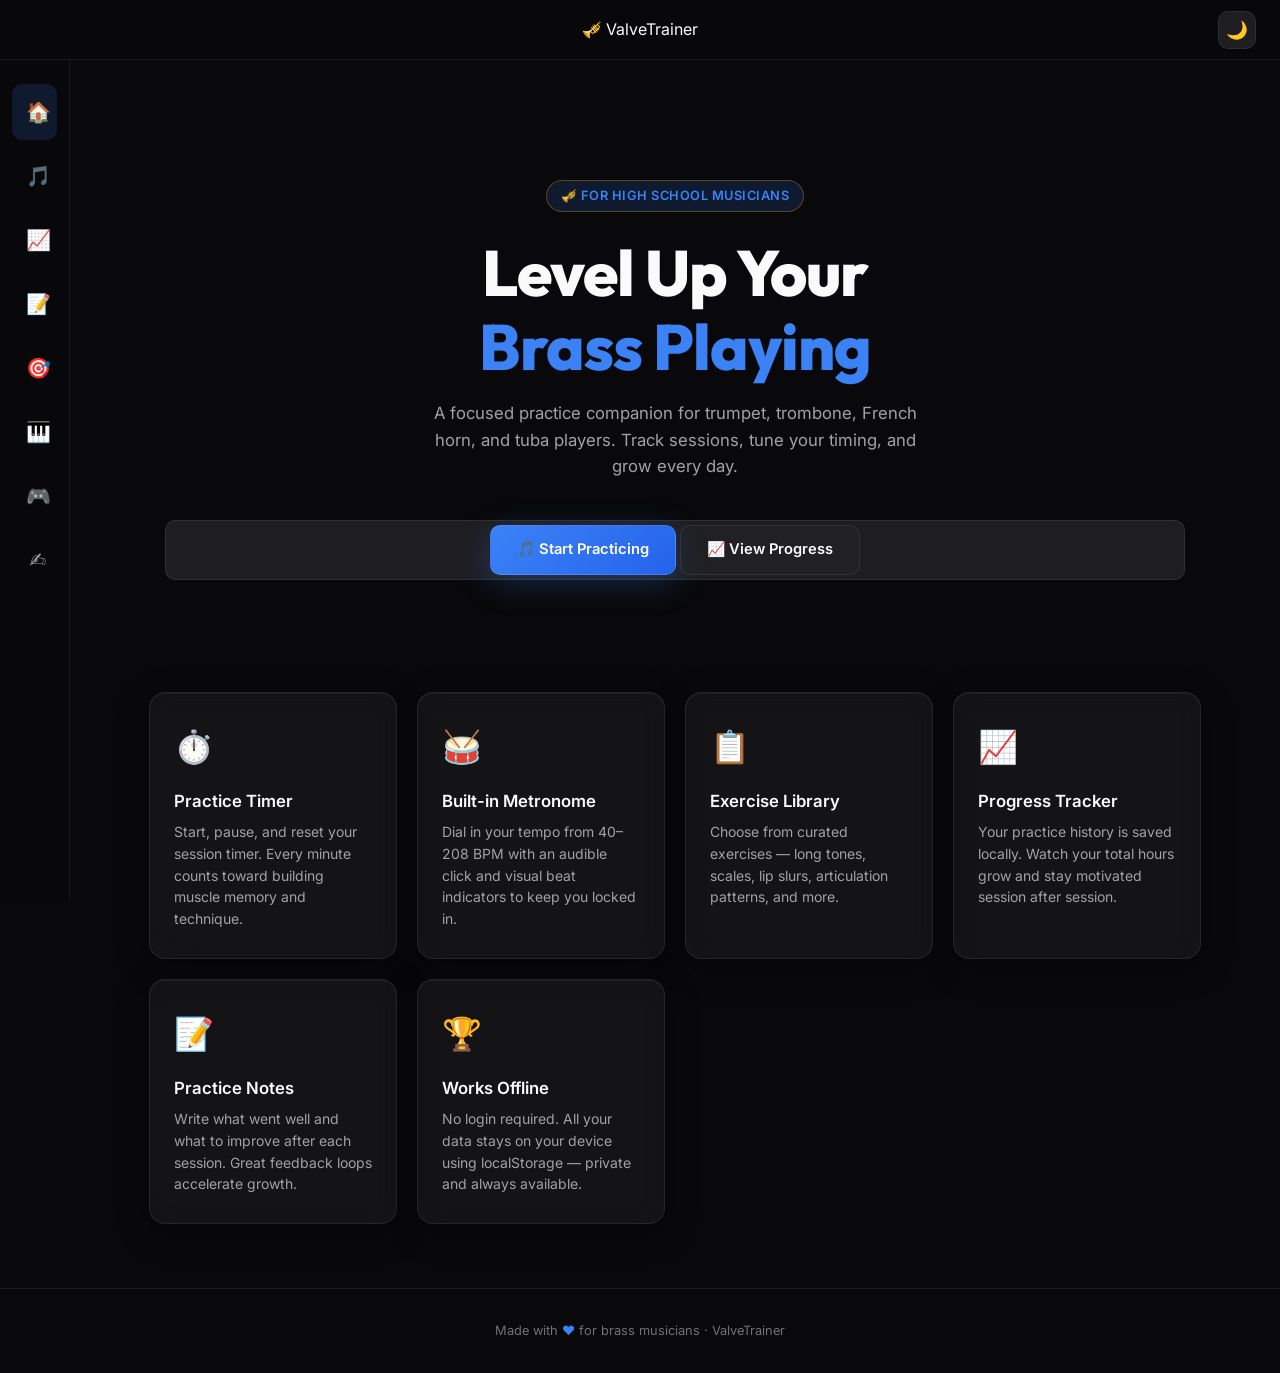
<file: Project/index.html>
<!DOCTYPE html>
<html lang="en">

<head>
  <meta charset="UTF-8" />
  <meta name="viewport" content="width=device-width, initial-scale=1.0" />
  <title>ValveTrainer — Home</title>
  <meta name="description"
    content="ValveTrainer helps high school students master brass instruments with guided practice tools, a metronome, progress tracking, and more." />
  <link rel="stylesheet" href="css/style.css" />
</head>

<body>

  <!-- TOP BAR -->
  <header class="top-bar">
    <div class="nav-brand">
      <span class="brand-icon">🎺</span>
      <span class="brand-text">Valve<span>Trainer</span></span>
    </div>
  </header>

  <!-- SIDEBAR NAV -->
  <nav class="navbar">
    <ul class="nav-links">
      <li><a href="index.html" class="active"><span class="link-emoji">🏠</span><span class="link-text">Home</span></a></li>
      <li><a href="practice.html"><span class="link-emoji">🎵</span><span class="link-text">Practice</span></a></li>
      <li><a href="progress.html"><span class="link-emoji">📈</span><span class="link-text">Progress</span></a></li>
      <li><a href="feedback.html"><span class="link-emoji">📝</span><span class="link-text">Notes</span></a></li>
      <li><a href="pitch.html"><span class="link-emoji">🎯</span><span class="link-text">Pitch</span></a></li>
      <li><a href="keys.html"><span class="link-emoji">🎹</span><span class="link-text">Keys</span></a></li>
      <li><a href="games.html"><span class="link-emoji">🎮</span><span class="link-text">Games</span></a></li>
      <li><a href="create.html"><span class="link-emoji">✍️</span><span class="link-text">Create</span></a></li>
    </ul>
  </nav>

  <!-- HERO -->
  <main class="page">
    <section class="hero">
      <div class="hero-badge">🎺 For High School Musicians</div>
      <h1>Level Up Your<br /><span class="highlight">Brass Playing</span></h1>
      <p>A focused practice companion for trumpet, trombone, French horn, and tuba players. Track sessions, tune your
        timing, and grow every day.</p>
      <div class="btn-group">
        <a href="practice.html" class="btn btn-primary">🎵 Start Practicing</a>
        <a href="progress.html" class="btn btn-secondary">📈 View Progress</a>
      </div>
    </section>

    <!-- FEATURE CARDS -->
    <section class="features-grid">
      <div class="feature-card">
        <div class="icon">⏱️</div>
        <h3>Practice Timer</h3>
        <p>Start, pause, and reset your session timer. Every minute counts toward building muscle memory and technique.
        </p>
      </div>
      <div class="feature-card">
        <div class="icon">🥁</div>
        <h3>Built-in Metronome</h3>
        <p>Dial in your tempo from 40–208 BPM with an audible click and visual beat indicators to keep you locked in.
        </p>
      </div>
      <div class="feature-card">
        <div class="icon">📋</div>
        <h3>Exercise Library</h3>
        <p>Choose from curated exercises — long tones, scales, lip slurs, articulation patterns, and more.</p>
      </div>
      <div class="feature-card">
        <div class="icon">📈</div>
        <h3>Progress Tracker</h3>
        <p>Your practice history is saved locally. Watch your total hours grow and stay motivated session after session.
        </p>
      </div>
      <div class="feature-card">
        <div class="icon">📝</div>
        <h3>Practice Notes</h3>
        <p>Write what went well and what to improve after each session. Great feedback loops accelerate growth.</p>
      </div>
      <div class="feature-card">
        <div class="icon">🏆</div>
        <h3>Works Offline</h3>
        <p>No login required. All your data stays on your device using localStorage — private and always available.</p>
      </div>
    </section>
  </main>

  <footer class="footer">
    Made with <span>♥</span> for brass musicians · ValveTrainer
  </footer>

  <script src="js/theme.js"></script>
</body>

</html>
</file>
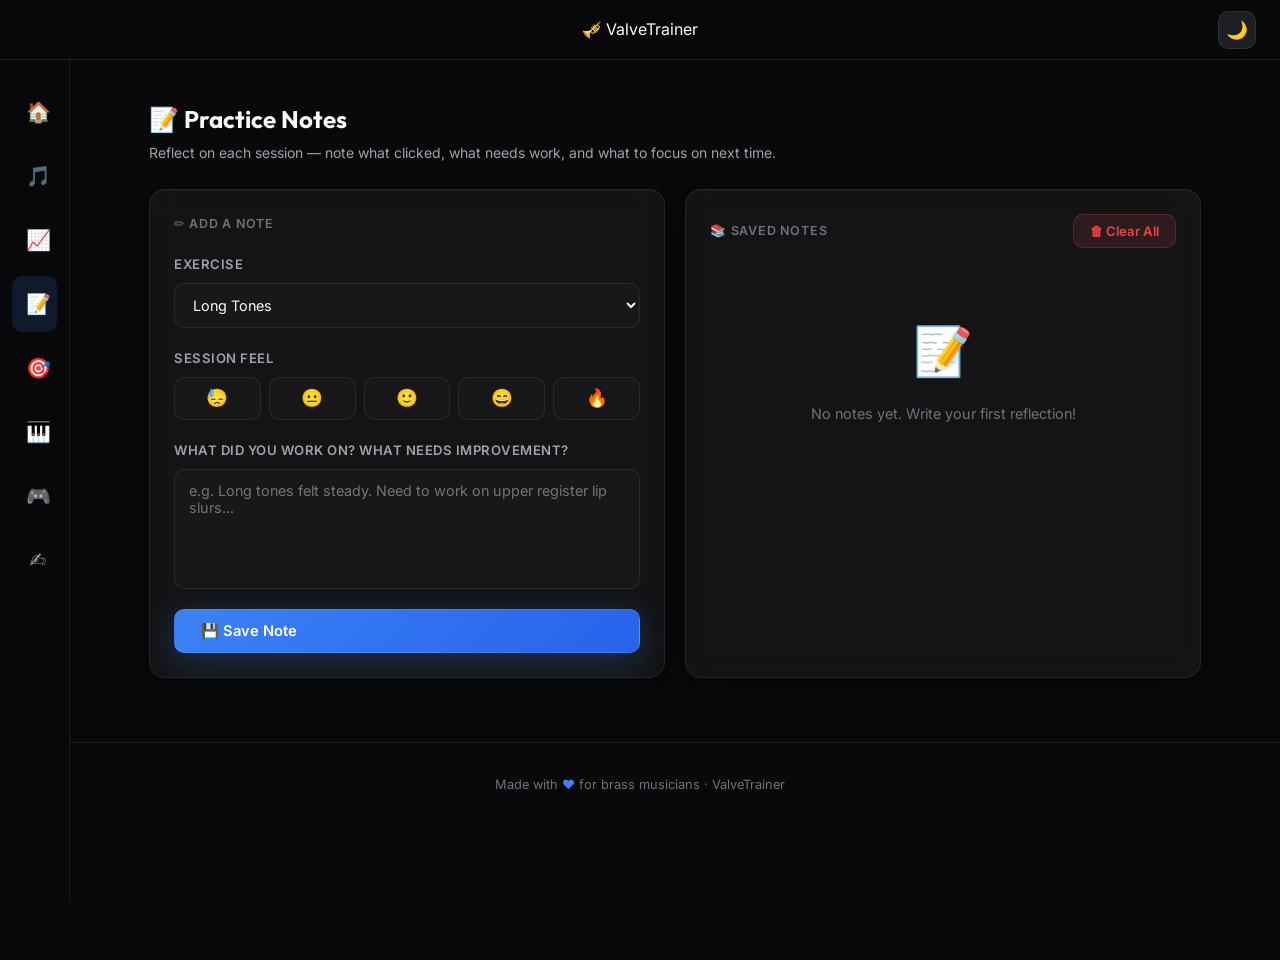
<file: Project/feedback.html>
<!DOCTYPE html>
<html lang="en">
<head>
  <meta charset="UTF-8" />
  <meta name="viewport" content="width=device-width, initial-scale=1.0" />
  <title>ValveTrainer — Notes</title>
  <meta name="description" content="Log your practice notes and track qualitative progress with ValveTrainer." />
  <link rel="stylesheet" href="css/style.css" />
</head>
<body>

  <!-- TOP BAR -->
  <header class="top-bar">
    <div class="nav-brand">
      <span class="brand-icon">🎺</span>
      <span class="brand-text">Valve<span>Trainer</span></span>
    </div>
  </header>

  <!-- SIDEBAR NAV -->
  <nav class="navbar">
    <ul class="nav-links">
      <li><a href="index.html"><span class="link-emoji">🏠</span><span class="link-text">Home</span></a></li>
      <li><a href="practice.html"><span class="link-emoji">🎵</span><span class="link-text">Practice</span></a></li>
      <li><a href="progress.html"><span class="link-emoji">📈</span><span class="link-text">Progress</span></a></li>
      <li><a href="feedback.html" class="active"><span class="link-emoji">📝</span><span class="link-text">Notes</span></a></li>
      <li><a href="pitch.html"><span class="link-emoji">🎯</span><span class="link-text">Pitch</span></a></li>
      <li><a href="keys.html"><span class="link-emoji">🎹</span><span class="link-text">Keys</span></a></li>
      <li><a href="games.html"><span class="link-emoji">🎮</span><span class="link-text">Games</span></a></li>
      <li><a href="create.html"><span class="link-emoji">✍️</span><span class="link-text">Create</span></a></li>
    </ul>
  </nav>

  <main class="page">
    <div class="section-header">
      <h2>📝 Practice Notes</h2>
      <p>Reflect on each session — note what clicked, what needs work, and what to focus on next time.</p>
    </div>

    <div class="practice-grid">

      <!-- FORM -->
      <div class="card">
        <div class="card-title">✏️ Add a Note</div>
        <div class="feedback-form">
          <div class="form-group">
            <label for="noteExercise">Exercise</label>
            <select id="noteExercise"></select>
          </div>
          <div class="form-group">
            <label>Session Feel</label>
            <div class="rating-group" id="ratingGroup">
              <button class="rating-btn" onclick="setRating(1)" data-r="1" title="Rough">😓</button>
              <button class="rating-btn" onclick="setRating(2)" data-r="2" title="Okay">😐</button>
              <button class="rating-btn" onclick="setRating(3)" data-r="3" title="Good">🙂</button>
              <button class="rating-btn" onclick="setRating(4)" data-r="4" title="Great">😄</button>
              <button class="rating-btn" onclick="setRating(5)" data-r="5" title="Excellent">🔥</button>
            </div>
          </div>
          <div class="form-group">
            <label for="noteText">What did you work on? What needs improvement?</label>
            <textarea
              id="noteText"
              placeholder="e.g. Long tones felt steady. Need to work on upper register lip slurs..."
            ></textarea>
          </div>
          <button class="btn btn-primary" onclick="saveNote()">💾 Save Note</button>
        </div>
      </div>

      <!-- NOTES LIST -->
      <div class="card">
        <div style="display:flex; justify-content:space-between; align-items:center; margin-bottom:1.1rem;">
          <div class="card-title" style="margin-bottom:0;">📚 Saved Notes</div>
          <button class="btn btn-danger btn-sm" onclick="clearNotes()">🗑 Clear All</button>
        </div>
        <div id="notesContainer"></div>
      </div>

    </div>
  </main>

  <footer class="footer">
    Made with <span>♥</span> for brass musicians · ValveTrainer
  </footer>

  <div class="toast" id="toast"></div>
  <script src="js/feedback.js"></script>
  <script src="js/theme.js"></script>
</body>
</html>
</file>
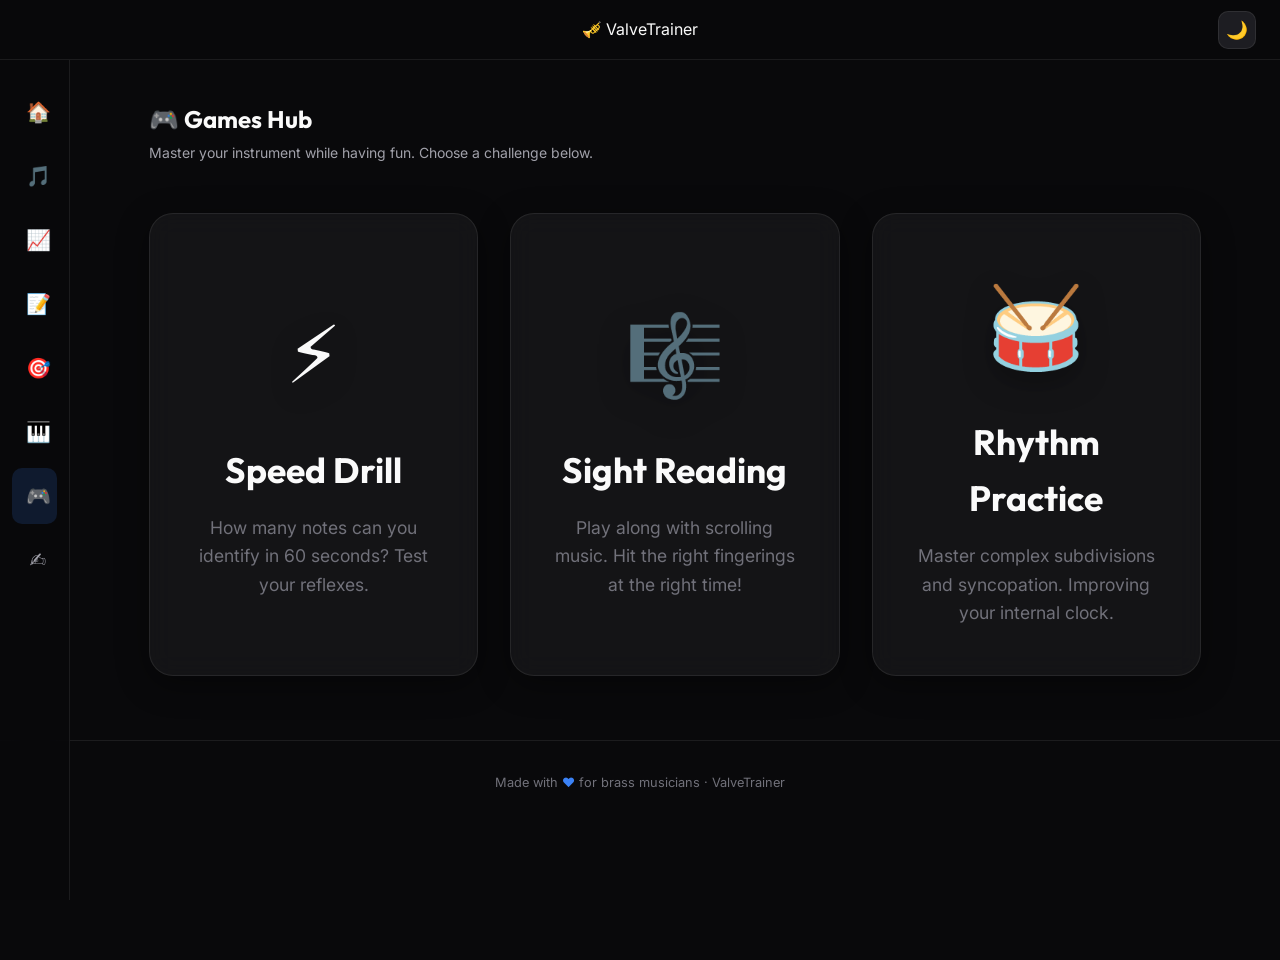
<file: Project/games.html>
<!DOCTYPE html>
<html lang="en">

<head>
  <meta charset="UTF-8" />
  <meta name="viewport" content="width=device-width, initial-scale=1.0" />
  <title>ValveTrainer — Games Hub</title>
  <meta name="description" content="Level up your brass playing with our interactive music games." />
  <link rel="stylesheet" href="css/style.css" />
  <style>
    .games-grid {
      display: grid;
      grid-template-columns: repeat(auto-fit, minmax(300px, 1fr));
      gap: 2rem;
      margin-top: 3rem;
      perspective: 1000px;
    }

    .game-card-link {
      text-decoration: none;
      color: inherit;
      display: block;
      transition: transform 0.4s cubic-bezier(0.175, 0.885, 0.32, 1.275);
    }

    .game-card-link:hover {
      transform: translateY(-12px) scale(1.02);
    }

    .game-hub-card {
      background: var(--bg-card);
      border: 1px solid var(--border);
      border-radius: var(--radius-lg);
      padding: 3rem 2rem;
      text-align: center;
      height: 100%;
      display: flex;
      flex-direction: column;
      align-items: center;
      justify-content: center;
      backdrop-filter: blur(12px);
      box-shadow: var(--shadow);
      position: relative;
      overflow: hidden;
      transition: border-color 0.3s;
    }

    .game-card-link:hover .game-hub-card {
      border-color: var(--accent);
      box-shadow: 0 20px 40px rgba(0,0,0,0.3), 0 0 20px rgba(59, 130, 246, 0.2);
    }

    .game-icon {
      font-size: 5rem;
      margin-bottom: 1.5rem;
      filter: drop-shadow(0 10px 15px rgba(0,0,0,0.3));
      transition: transform 0.3s;
    }

    .game-card-link:hover .game-icon {
      transform: scale(1.1) rotate(5deg);
    }

    .game-hub-card h3 {
      font-size: 2.2rem;
      margin-bottom: 1rem;
      color: var(--text-primary);
      font-family: var(--font-display);
    }

    .game-hub-card p {
      color: var(--text-muted);
      font-size: 1.1rem;
      line-height: 1.6;
      max-width: 250px;
    }

    .badge {
      position: absolute;
      top: 1rem;
      right: 1rem;
      background: var(--accent);
      color: white;
      padding: 0.4rem 1rem;
      border-radius: 20px;
      font-size: 0.8rem;
      font-weight: 700;
      text-transform: uppercase;
      letter-spacing: 1px;
    }

    .badge.soon {
      background: #4b5563;
    }

    .coming-soon {
      opacity: 0.7;
      cursor: not-allowed;
    }

    .coming-soon:hover {
      transform: none;
    }
  </style>
</head>

<body>

  <!-- TOP BAR -->
  <header class="top-bar">
    <div class="nav-brand">
      <span class="brand-icon">🎺</span>
      <span class="brand-text">Valve<span>Trainer</span></span>
    </div>
  </header>

  <!-- SIDEBAR NAV -->
  <nav class="navbar">
    <ul class="nav-links">
      <li><a href="index.html"><span class="link-emoji">🏠</span><span class="link-text">Home</span></a></li>
      <li><a href="practice.html"><span class="link-emoji">🎵</span><span class="link-text">Practice</span></a></li>
      <li><a href="progress.html"><span class="link-emoji">📈</span><span class="link-text">Progress</span></a></li>
      <li><a href="feedback.html"><span class="link-emoji">📝</span><span class="link-text">Notes</span></a></li>
      <li><a href="pitch.html"><span class="link-emoji">🎯</span><span class="link-text">Pitch</span></a></li>
      <li><a href="keys.html"><span class="link-emoji">🎹</span><span class="link-text">Keys</span></a></li>
      <li><a href="games.html" class="active"><span class="link-emoji">🎮</span><span class="link-text">Games</span></a></li>
      <li><a href="create.html"><span class="link-emoji">✍️</span><span class="link-text">Create</span></a></li>
    </ul>
  </nav>

  <main class="page">
    <div class="section-header">
      <h2>🎮 Games Hub</h2>
      <p>Master your instrument while having fun. Choose a challenge below.</p>
    </div>

    <div class="games-grid">
      <!-- SPEED DRILL -->
      <a href="speed-drill.html" class="game-card-link">
        <div class="game-hub-card">
          <div class="game-icon">⚡</div>
          <h3>Speed Drill</h3>
          <p>How many notes can you identify in 60 seconds? Test your reflexes.</p>
        </div>
      </a>

      <!-- SIGHT READING -->
      <a href="sight-reading.html" class="game-card-link">
        <div class="game-hub-card">
          <div class="game-icon">🎼</div>
          <h3>Sight Reading</h3>
          <p>Play along with scrolling music. Hit the right fingerings at the right time!</p>
        </div>
      </a>

      <!-- RHYTHM PRACTICE -->
      <a href="rhythm-practice.html" class="game-card-link">
        <div class="game-hub-card">
          <div class="game-icon">🥁</div>
          <h3>Rhythm Practice</h3>
          <p>Master complex subdivisions and syncopation. Improving your internal clock.</p>
        </div>
      </a>
    </div>
  </main>

  <footer class="footer">
    Made with <span>♥</span> for brass musicians · ValveTrainer
  </footer>

  <script src="js/theme.js"></script>
</body>

</html>
</file>
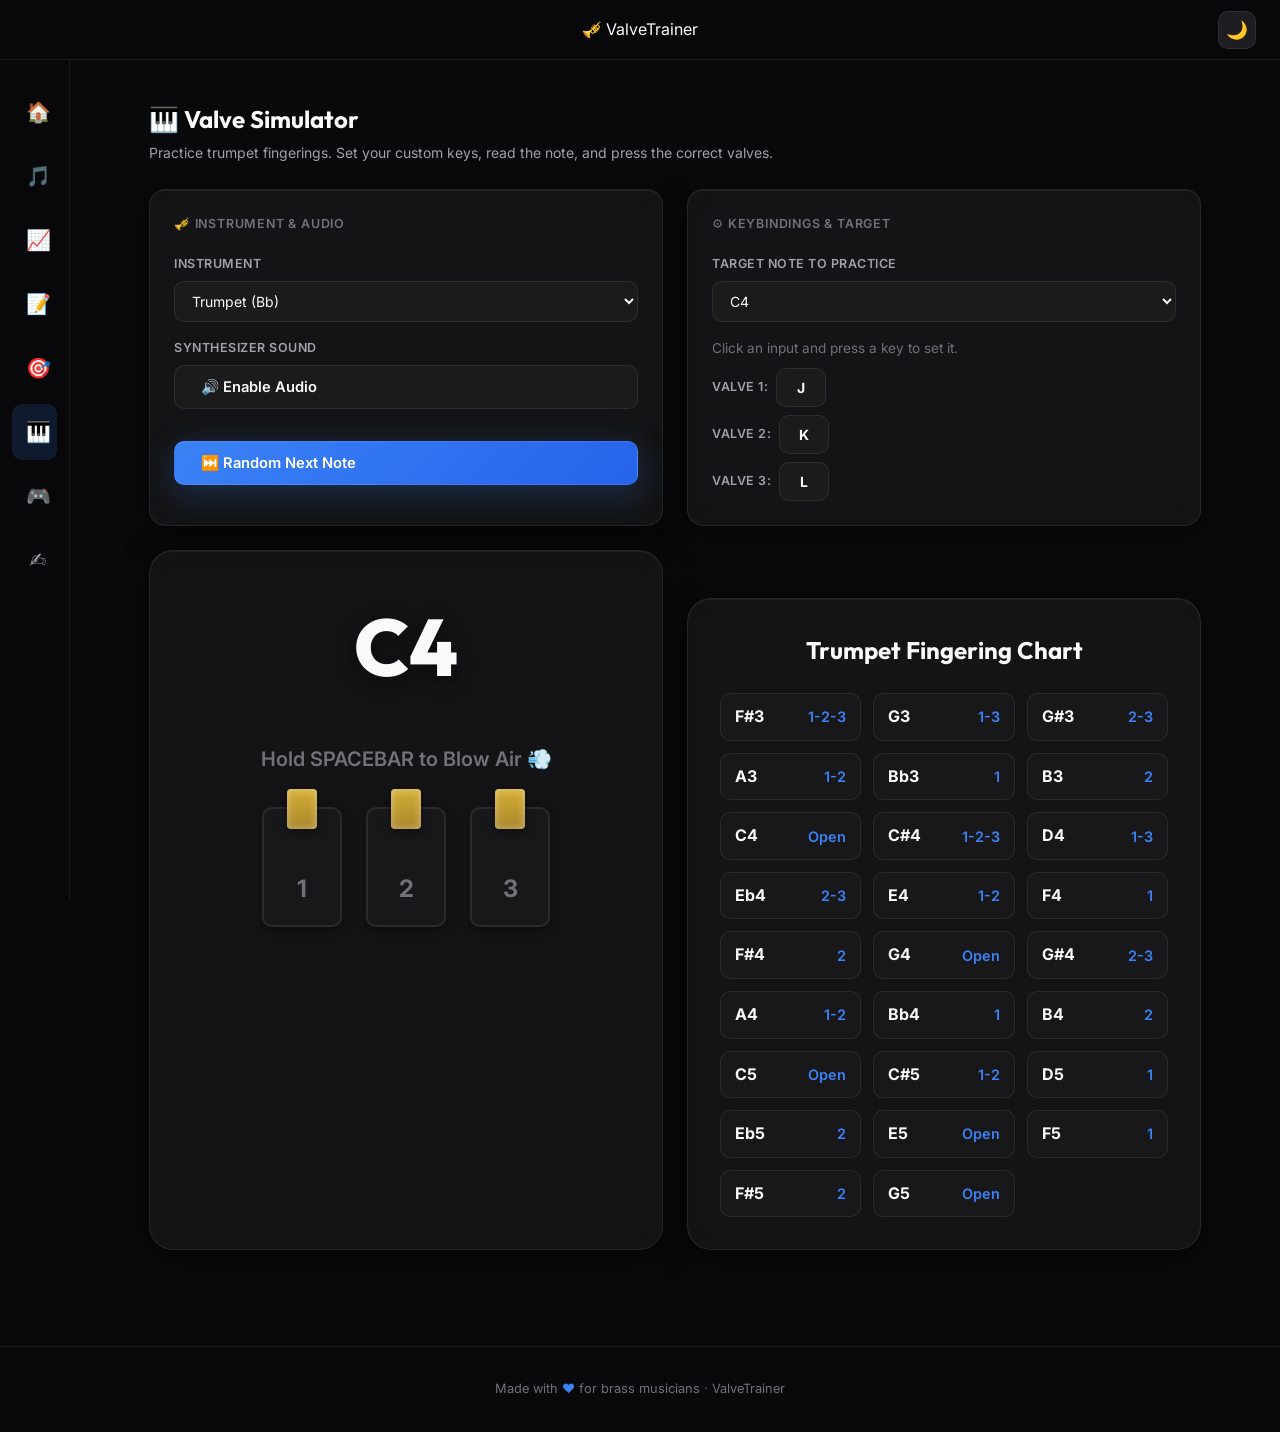
<file: Project/keys.html>
<!DOCTYPE html>
<html lang="en">

<head>
  <meta charset="UTF-8" />
  <meta name="viewport" content="width=device-width, initial-scale=1.0" />
  <title>ValveTrainer — Keys</title>
  <meta name="description" content="Practice brass fingerings with our virtual valve simulator." />
  <link rel="stylesheet" href="css/style.css" />
  <style>
    /* Specific styles for the keys simulator */
    .simulator-container {
      display: flex;
      flex-direction: column;
      align-items: center;
      gap: 2rem;
      padding: 2rem;
      background: var(--bg-card);
      border: 1px solid var(--border);
      border-radius: var(--radius-lg);
      backdrop-filter: blur(12px);
      -webkit-backdrop-filter: blur(12px);
      box-shadow: inset 0 1px 1px rgba(255, 255, 255, 0.05), var(--shadow);
    }

    .target-note-display {
      font-family: var(--font-display);
      font-size: 5rem;
      font-weight: 800;
      color: var(--text-primary);
      text-align: center;
      transition: color var(--transition);
      text-shadow: 0 4px 20px rgba(0, 0, 0, 0.5);
    }

    .valves-display {
      display: flex;
      gap: 1.5rem;
      justify-content: center;
    }

    .valve {
      width: 80px;
      height: 120px;
      background: var(--bg-secondary);
      border: 2px solid var(--border);
      border-radius: var(--radius-sm);
      display: flex;
      flex-direction: column;
      align-items: center;
      justify-content: flex-end;
      padding-bottom: 1rem;
      position: relative;
      transition: all 0.1s;
      box-shadow: 0 4px 12px rgba(0, 0, 0, 0.3);
    }

    .valve::before {
      content: '';
      position: absolute;
      top: -20px;
      width: 30px;
      height: 40px;
      background: linear-gradient(to bottom, #d4af37, #aa8529);
      border-radius: 4px;
      transition: transform 0.1s, top 0.1s;
      box-shadow: inset 0 0 8px rgba(255, 255, 255, 0.4), 0 4px 8px rgba(0, 0, 0, 0.4);
    }

    .valve.pressed {
      background: var(--accent-glow);
      border-color: var(--accent);
    }

    .valve.pressed::before {
      top: -5px;
      height: 25px;
    }

    .valve-label {
      font-size: 1.5rem;
      font-weight: 700;
      color: var(--text-muted);
    }

    .valve.pressed .valve-label {
      color: var(--accent);
    }

    .status-indicator {
      font-size: 1.25rem;
      font-weight: 600;
      color: var(--text-muted);
      height: 2rem;
      transition: color 0.2s;
    }

    .status-indicator.success {
      color: var(--success);
      text-shadow: 0 0 10px rgba(16, 185, 129, 0.5);
    }

    .simulator-settings {
      display: grid;
      grid-template-columns: 1fr 1fr;
      gap: 1.5rem;
      width: 100%;
      margin-bottom: 2rem;
    }

    .keybind-group {
      display: flex;
      gap: 0.5rem;
      align-items: center;
      margin-top: 0.5rem;
    }

    .keybind-input {
      width: 50px;
      text-align: center;
      text-transform: uppercase;
      font-weight: 700;
    }

    /* Animation for correct fingering flash */
    @keyframes flashGreen {
      0% {
        box-shadow: 0 0 0 rgba(16, 185, 129, 0);
      }

      50% {
        box-shadow: 0 0 40px rgba(16, 185, 129, 0.6), inset 0 0 20px rgba(16, 185, 129, 0.2);
        border-color: var(--success);
      }

      100% {
        box-shadow: 0 0 0 rgba(16, 185, 129, 0);
      }
    }

    .flash-success {
      animation: flashGreen 0.6s ease-out;
    }

    /* Fingering Chart */
    .chart-container {
      margin-top: 3rem;
      background: var(--bg-card);
      border: 1px solid var(--border);
      border-radius: var(--radius-lg);
      padding: 2rem;
      backdrop-filter: blur(12px);
      -webkit-backdrop-filter: blur(12px);
      box-shadow: inset 0 1px 1px rgba(255, 255, 255, 0.05), var(--shadow);
    }

    .chart-container h3 {
      font-family: var(--font-display);
      font-size: 1.5rem;
      margin-bottom: 1.5rem;
      text-align: center;
      color: var(--text-primary);
    }

    .fingering-grid {
      display: grid;
      grid-template-columns: repeat(auto-fill, minmax(130px, 1fr));
      gap: 12px;
    }

    .fingering-item {
      display: flex;
      justify-content: space-between;
      align-items: center;
      padding: 10px 14px;
      background: var(--bg-secondary);
      border: 1px solid var(--border);
      border-radius: var(--radius-sm);
      transition: border-color var(--transition);
    }

    .fingering-item:hover {
      border-color: var(--accent);
    }

    .fingering-note {
      font-weight: 700;
      color: var(--text-primary);
    }

    .fingering-valves {
      font-weight: 600;
      color: var(--accent);
      font-size: 0.9rem;
    }
  </style>
</head>

<body>

  <!-- TOP BAR -->
  <header class="top-bar">
    <div class="nav-brand">
      <span class="brand-icon">🎺</span>
      <span class="brand-text">Valve<span>Trainer</span></span>
    </div>
  </header>

  <!-- SIDEBAR NAV -->
  <nav class="navbar">
    <ul class="nav-links">
      <li><a href="index.html"><span class="link-emoji">🏠</span><span class="link-text">Home</span></a></li>
      <li><a href="practice.html"><span class="link-emoji">🎵</span><span class="link-text">Practice</span></a></li>
      <li><a href="progress.html"><span class="link-emoji">📈</span><span class="link-text">Progress</span></a></li>
      <li><a href="feedback.html"><span class="link-emoji">📝</span><span class="link-text">Notes</span></a></li>
      <li><a href="pitch.html"><span class="link-emoji">🎯</span><span class="link-text">Pitch</span></a></li>
      <li><a href="keys.html" class="active"><span class="link-emoji">🎹</span><span class="link-text">Keys</span></a></li>
      <li><a href="games.html"><span class="link-emoji">🎮</span><span class="link-text">Games</span></a></li>
      <li><a href="create.html"><span class="link-emoji">✍️</span><span class="link-text">Create</span></a></li>
    </ul>
  </nav>

  <main class="page">
    <div class="section-header">
      <h2>🎹 Valve Simulator</h2>
      <p>Practice trumpet fingerings. Set your custom keys, read the note, and press the correct valves.</p>
    </div>

    <!-- Settings -->
    <div class="simulator-settings">
      <div class="card">
        <div class="card-title">🎺 Instrument & Audio</div>
        <div class="config-group" style="margin-bottom: 1rem;">
          <label class="config-label" for="instrumentSelect">Instrument</label>
          <select id="instrumentSelect" class="pitch-select">
            <option value="trumpet">Trumpet (Bb)</option>
            <option value="french_horn">French Horn (Double F/Bb)</option>
            <option value="trombone">Trombone (Slide)</option>
            <option value="tuba">Tuba (BBb)</option>
          </select>
        </div>
        <div class="config-group" style="margin-bottom: 1rem;">
          <label class="config-label" for="soundToggle">Synthesizer Sound</label>
          <button id="soundToggle" class="btn btn-secondary">🔊 Enable Audio</button>
        </div>
        <button id="nextNoteBtn" class="btn btn-primary" style="margin-top: 1rem; width: 100%;">⏭️ Random Next
          Note</button>
      </div>

      <div class="card">
        <div class="card-title">⚙️ Keybindings & Target</div>
        <div class="config-group" style="margin-bottom: 1rem;">
          <label class="config-label" for="targetNoteSelect">Target Note to Practice</label>
          <select id="targetNoteSelect" class="pitch-select"></select>
        </div>
        <p style="font-size: 0.85rem; color: var(--text-muted); margin-bottom: 0.5rem;">Click an input and press a key
          to set it.</p>
        <div id="valveKeybinds">
          <div class="keybind-group" id="thumbKeybindGroup" style="display: none;">
            <label class="config-label">Thumb (T):</label>
            <input type="text" id="bindT" class="pitch-select keybind-input" value="A" readonly>
          </div>
          <div class="keybind-group">
            <label class="config-label">Valve 1:</label>
            <input type="text" id="bindV1" class="pitch-select keybind-input" value="J" readonly>
          </div>
          <div class="keybind-group">
            <label class="config-label">Valve 2:</label>
            <input type="text" id="bindV2" class="pitch-select keybind-input" value="K" readonly>
          </div>
          <div class="keybind-group">
            <label class="config-label">Valve 3:</label>
            <input type="text" id="bindV3" class="pitch-select keybind-input" value="L" readonly>
          </div>
        </div>
        <div id="slideKeybinds" style="display: none;">
          <p style="color: var(--accent); font-size: 0.9rem; margin-top: 1rem; font-weight: 600;">Use keys 1 - 7 to set
            slide position.</p>
        </div>
      </div>

      <!-- Simulator UI -->
      <div class="simulator-container" id="simContainer">
        <div class="target-note-display" id="displayNote">C4</div>
        <div class="status-indicator" id="statusIndicator">Hold SPACEBAR to Blow Air 💨</div>

        <div class="valves-display" id="valvesDisplay">
          <div class="valve" id="valveT" style="display: none; height: 100px; align-self: flex-end;">
            <div class="valve-label">T</div>
          </div>
          <div class="valve" id="valve1">
            <div class="valve-label">1</div>
          </div>
          <div class="valve" id="valve2">
            <div class="valve-label">2</div>
          </div>
          <div class="valve" id="valve3">
            <div class="valve-label">3</div>
          </div>
        </div>

        <div class="valves-display" id="slideDisplay"
          style="display: none; align-items: center; flex-direction: column;">
          <div class="valve" style="width: 140px; justify-content: center; padding-bottom: 0;">
            <div
              style="font-size: 0.8rem; color: var(--text-muted); text-transform: uppercase; font-weight: 700; margin-bottom: -10px;">
              Position</div>
            <div class="valve-label" id="slidePositionLabel" style="font-size: 4rem; color: var(--accent);">1</div>
          </div>
        </div>
      </div>

      <!-- Fingering Chart -->
      <div class="chart-container" id="chartContainer">
        <h3 id="chartTitle">Trumpet Fingering Chart</h3>
        <div class="fingering-grid" id="chartGrid">
          <div class="fingering-item"><span class="fingering-note">F#3</span><span class="fingering-valves">1-2-3</span>
          </div>
          <div class="fingering-item"><span class="fingering-note">G3</span><span class="fingering-valves">1-3</span>
          </div>
          <div class="fingering-item"><span class="fingering-note">G#3</span><span class="fingering-valves">2-3</span>
          </div>
          <div class="fingering-item"><span class="fingering-note">A3</span><span class="fingering-valves">1-2</span>
          </div>
          <div class="fingering-item"><span class="fingering-note">Bb3</span><span class="fingering-valves">1</span>
          </div>
          <div class="fingering-item"><span class="fingering-note">B3</span><span class="fingering-valves">2</span>
          </div>
          <div class="fingering-item"><span class="fingering-note">C4</span><span class="fingering-valves">Open</span>
          </div>
          <div class="fingering-item"><span class="fingering-note">C#4</span><span class="fingering-valves">1-2-3</span>
          </div>
          <div class="fingering-item"><span class="fingering-note">D4</span><span class="fingering-valves">1-3</span>
          </div>
          <div class="fingering-item"><span class="fingering-note">Eb4</span><span class="fingering-valves">2-3</span>
          </div>
          <div class="fingering-item"><span class="fingering-note">E4</span><span class="fingering-valves">1-2</span>
          </div>
          <div class="fingering-item"><span class="fingering-note">F4</span><span class="fingering-valves">1</span>
          </div>
          <div class="fingering-item"><span class="fingering-note">F#4</span><span class="fingering-valves">2</span>
          </div>
          <div class="fingering-item"><span class="fingering-note">G4</span><span class="fingering-valves">Open</span>
          </div>
          <div class="fingering-item"><span class="fingering-note">G#4</span><span class="fingering-valves">2-3</span>
          </div>
          <div class="fingering-item"><span class="fingering-note">A4</span><span class="fingering-valves">1-2</span>
          </div>
          <div class="fingering-item"><span class="fingering-note">Bb4</span><span class="fingering-valves">1</span>
          </div>
          <div class="fingering-item"><span class="fingering-note">B4</span><span class="fingering-valves">2</span>
          </div>
          <div class="fingering-item"><span class="fingering-note">C5</span><span class="fingering-valves">Open</span>
          </div>
          <div class="fingering-item"><span class="fingering-note">C#5</span><span class="fingering-valves">1-2</span>
          </div>
          <div class="fingering-item"><span class="fingering-note">D5</span><span class="fingering-valves">1</span>
          </div>
          <div class="fingering-item"><span class="fingering-note">Eb5</span><span class="fingering-valves">2</span>
          </div>
          <div class="fingering-item"><span class="fingering-note">E5</span><span class="fingering-valves">Open</span>
          </div>
          <div class="fingering-item"><span class="fingering-note">F5</span><span class="fingering-valves">1</span>
          </div>
          <div class="fingering-item"><span class="fingering-note">F#5</span><span class="fingering-valves">2</span>
          </div>
          <div class="fingering-item"><span class="fingering-note">G5</span><span class="fingering-valves">Open</span>
          </div>
        </div>
      </div>

  </main>

  <footer class="footer">
    Made with <span>♥</span> for brass musicians · ValveTrainer
  </footer>

  <script src="js/keys.js"></script>
  <script src="js/theme.js"></script>
</body>

</html>
</file>
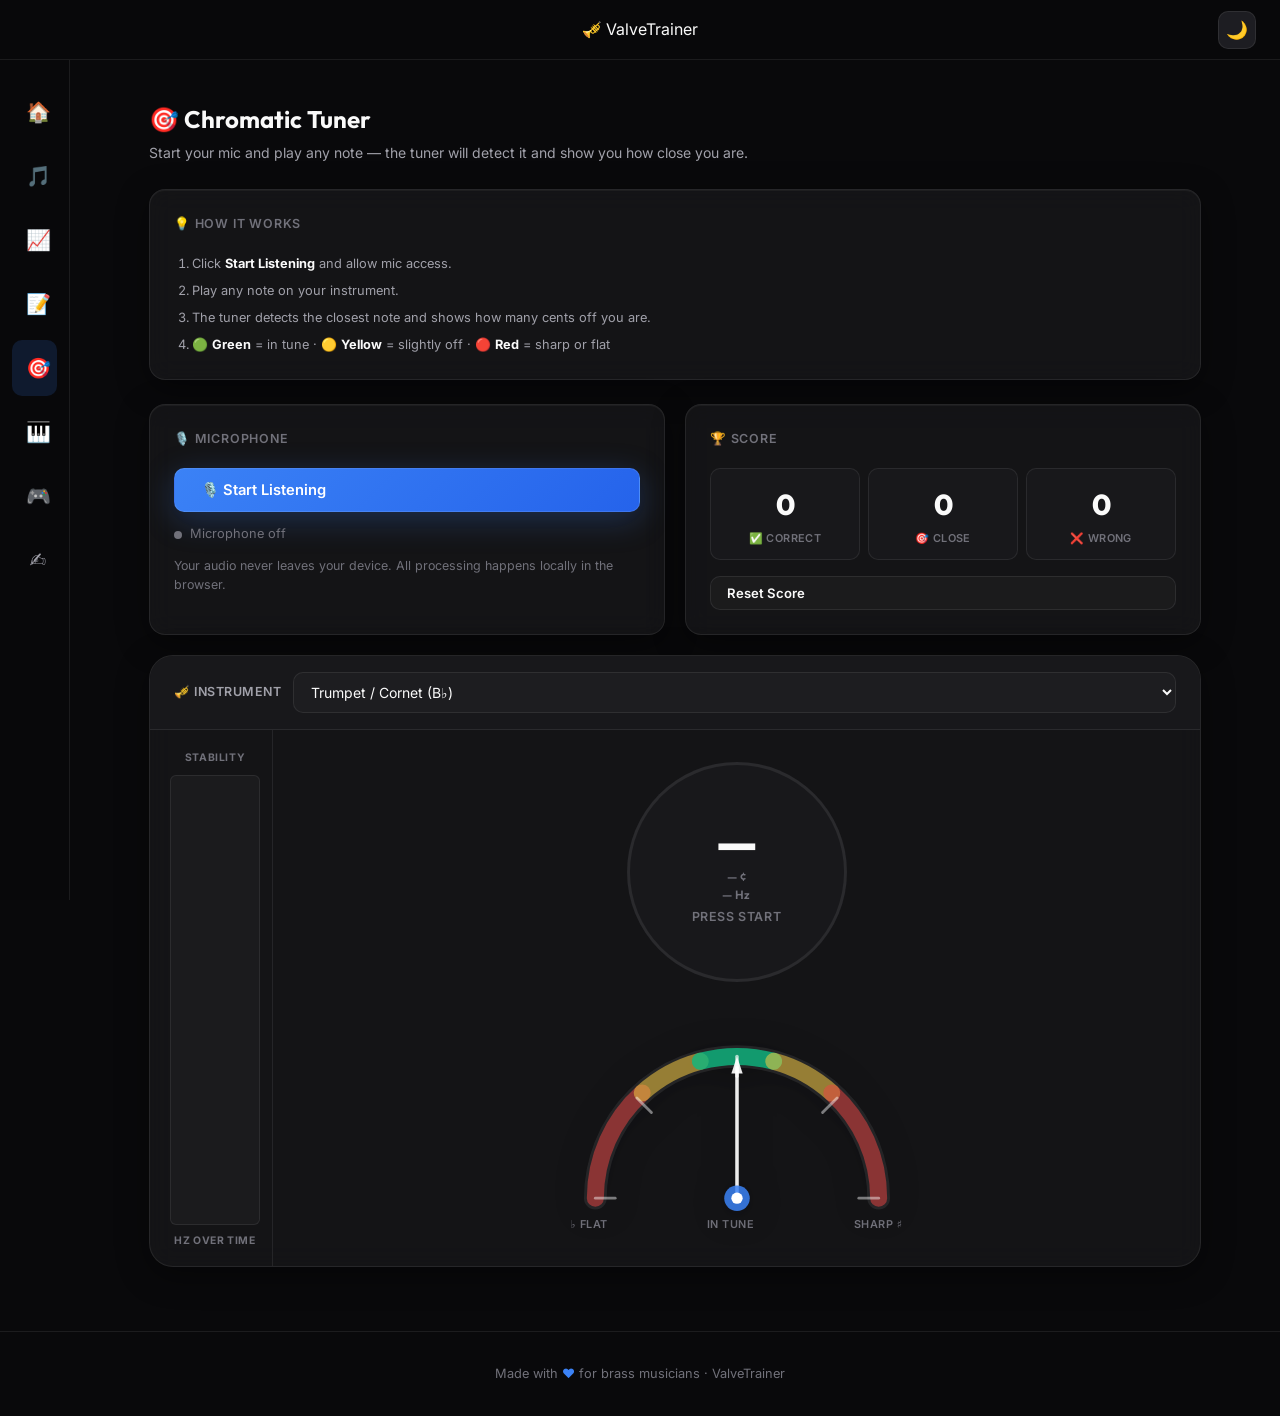
<file: Project/pitch.html>
<!DOCTYPE html>
<html lang="en">

<head>
  <meta charset="UTF-8" />
  <meta name="viewport" content="width=device-width, initial-scale=1.0" />
  <title>ValveTrainer — Pitch Detector</title>
  <meta name="description" content="Practice playing the right notes with ValveTrainer's real-time pitch detector." />
  <link rel="stylesheet" href="css/style.css" />
</head>

<body>

  <!-- TOP BAR -->
  <header class="top-bar">
    <div class="nav-brand">
      <span class="brand-icon">🎺</span>
      <span class="brand-text">Valve<span>Trainer</span></span>
    </div>
  </header>

  <!-- SIDEBAR NAV -->
  <nav class="navbar">
    <ul class="nav-links">
      <li><a href="index.html"><span class="link-emoji">🏠</span><span class="link-text">Home</span></a></li>
      <li><a href="practice.html"><span class="link-emoji">🎵</span><span class="link-text">Practice</span></a></li>
      <li><a href="progress.html"><span class="link-emoji">📈</span><span class="link-text">Progress</span></a></li>
      <li><a href="feedback.html"><span class="link-emoji">📝</span><span class="link-text">Notes</span></a></li>
      <li><a href="pitch.html" class="active"><span class="link-emoji">🎯</span><span class="link-text">Pitch</span></a></li>
      <li><a href="keys.html"><span class="link-emoji">🎹</span><span class="link-text">Keys</span></a></li>
      <li><a href="games.html"><span class="link-emoji">🎮</span><span class="link-text">Games</span></a></li>
      <li><a href="create.html"><span class="link-emoji">✍️</span><span class="link-text">Create</span></a></li>
    </ul>
  </nav>

  <main class="page">
    <!-- file:// warning banner (shown by JS if needed) -->
    <div id="fileProtocolWarn" style="
      display: none;
      margin-bottom: 1.25rem;
      padding: 1rem 1.25rem;
      background: rgba(224, 82, 82, 0.1);
      border: 1px solid rgba(224, 82, 82, 0.35);
      border-radius: var(--radius-sm);
      color: var(--danger);
      font-size: 0.875rem;
      line-height: 1.6;
    ">
      <strong>🚫 Microphone blocked</strong> — Your browser disallows mic access on <code>file://</code> URLs.<br />
      <strong>Fix:</strong> Open this file using <strong>VS Code Live Server</strong>:<br />
      Right-click <code>index.html</code> in the VS Code Explorer → <em>"Open with Live Server"</em>.
      The page will open as <code>http://localhost:5500</code> where mic access works.
    </div>

    <div class="section-header">
      <h2>🎯 Chromatic Tuner</h2>
      <p>Start your mic and play any note — the tuner will detect it and show you how close you are.</p>
    </div>

    <!-- HOW IT WORKS — top of page -->
    <div class="card" style="margin-bottom: 1.5rem;">
      <div class="card-title">💡 How It Works</div>
      <ol class="how-list">
        <li>Click <strong>Start Listening</strong> and allow mic access.</li>
        <li>Play any note on your instrument.</li>
        <li>The tuner detects the closest note and shows how many cents off you are.</li>
        <li>🟢 <strong>Green</strong> = in tune · 🟡 <strong>Yellow</strong> = slightly off · 🔴 <strong>Red</strong> = sharp or flat</li>
      </ol>
    </div>

    <!-- MIC + SCORE ROW — above pitch card -->
    <div class="pitch-top-row">

      <!-- Controls -->
      <div class="card">
        <div class="card-title">🎙️ Microphone</div>
        <button class="btn btn-primary" id="micBtn" onclick="toggleMic()" style="width:100%; margin-bottom:0.75rem;">
          🎙️ Start Listening
        </button>
        <div class="mic-status" id="micStatus">
          <span class="mic-dot" id="micDot"></span>
          <span id="micStatusText">Microphone off</span>
        </div>
        <div style="margin-top:0.75rem; font-size:0.78rem; color:var(--text-muted); line-height:1.5;">
          Your audio never leaves your device. All processing happens locally in the browser.
        </div>
      </div>

      <!-- Score -->
      <div class="card">
        <div class="card-title">🏆 Score</div>
        <div class="score-grid">
          <div class="score-item">
            <div class="score-val" id="scoreCorrect">0</div>
            <div class="score-lbl">✅ Correct</div>
          </div>
          <div class="score-item">
            <div class="score-val" id="scoreClose">0</div>
            <div class="score-lbl">🎯 Close</div>
          </div>
          <div class="score-item">
            <div class="score-val" id="scoreWrong">0</div>
            <div class="score-lbl">❌ Wrong</div>
          </div>
        </div>
        <button class="btn btn-secondary btn-sm" style="width:100%; margin-top:1rem;" onclick="resetScore()">Reset Score</button>
      </div>

    </div>

    <!-- PITCH CARD -->
    <div class="pitch-fused-card">

      <!-- Card header: instrument dropdown (top-left) -->
      <div class="pitch-card-header">
        <label class="config-label" for="transpositionSelect">🎺 Instrument</label>
        <select id="transpositionSelect" class="pitch-select" onchange="updateTransposition(this.value)">
          <option value="0">Concert Pitch (Trombone / Tuba / Baritone)</option>
          <option value="2" selected>Trumpet / Cornet (B♭)</option>
          <option value="7">French Horn (F)</option>
          <option value="9">Alto Saxophone (E♭)</option>
          <option value="2">B♭ Clarinet</option>
        </select>
      </div>

      <!-- Card body: stability graph + orb/dial -->
      <div class="pitch-card-body">

        <!-- Hz stability graph (left panel) -->
        <div class="freq-graph-panel">
          <div class="freq-graph-title">Stability</div>
          <div class="freq-graph-wrap">
            <canvas id="freqGraph" class="freq-graph-canvas"></canvas>
          </div>
          <div class="freq-graph-foot">Hz over time</div>
        </div>

        <!-- Orb + dial (centre) -->
        <div class="pitch-center">
          <div class="pitch-orb" id="pitchOrb">
            <div class="orb-inner">
              <div class="orb-note" id="orbNote">—</div>
              <div class="orb-sub" id="orbCents">— ¢</div>
              <div class="orb-sub" id="orbFreq">— Hz</div>
              <div class="orb-status" id="orbStatus">Press Start</div>
            </div>
          </div>

          <!-- TUNING DIAL -->
          <div class="tuning-dial-wrap">
            <svg class="tuning-dial-svg" viewBox="0 0 240 140" fill="none" xmlns="http://www.w3.org/2000/svg">
              <path d="M 20,130 A 100,100 0 0,1 220,130" stroke="rgba(255,255,255,0.08)" stroke-width="16" stroke-linecap="round"/>
              <path d="M 20,130 A 100,100 0 0,1 53.1,55.7"   stroke="#ef4444" stroke-width="12" stroke-linecap="round" opacity="0.5"/>
              <path d="M 53.1,55.7 A 100,100 0 0,1 94.1,33.4" stroke="#f5c842" stroke-width="12" stroke-linecap="round" opacity="0.55"/>
              <path d="M 94.1,33.4 A 100,100 0 0,1 145.9,33.4" stroke="#10b981" stroke-width="12" stroke-linecap="round" opacity="0.8"/>
              <path d="M 145.9,33.4 A 100,100 0 0,1 186.9,55.7" stroke="#f5c842" stroke-width="12" stroke-linecap="round" opacity="0.55"/>
              <path d="M 186.9,55.7 A 100,100 0 0,1 220,130"  stroke="#ef4444" stroke-width="12" stroke-linecap="round" opacity="0.5"/>
              <line x1="20"    y1="130"  x2="34"    y2="130"  stroke="rgba(255,255,255,0.45)" stroke-width="2" stroke-linecap="round"/>
              <line x1="49.3"  y1="59.3" x2="59.6"  y2="69.6" stroke="rgba(255,255,255,0.45)" stroke-width="2" stroke-linecap="round"/>
              <line x1="120"   y1="30"   x2="120"   y2="44"   stroke="rgba(255,255,255,0.65)" stroke-width="2.5" stroke-linecap="round"/>
              <line x1="190.7" y1="59.3" x2="180.4" y2="69.6" stroke="rgba(255,255,255,0.45)" stroke-width="2" stroke-linecap="round"/>
              <line x1="220"   y1="130"  x2="206"   y2="130"  stroke="rgba(255,255,255,0.45)" stroke-width="2" stroke-linecap="round"/>
              <g id="dialNeedle" transform="rotate(0, 120, 130)">
                <line x1="120" y1="130" x2="120" y2="38" stroke="rgba(255,255,255,0.92)" stroke-width="2.5" stroke-linecap="round"/>
                <polygon points="120,30 116,42 124,42" fill="rgba(255,255,255,0.92)"/>
              </g>
              <circle cx="120" cy="130" r="9" fill="#3b82f6" opacity="0.85"/>
              <circle cx="120" cy="130" r="4" fill="white"/>
            </svg>
            <div class="dial-label-row">
              <span>♭ Flat</span>
              <span>In Tune</span>
              <span>Sharp ♯</span>
            </div>
          </div>
        </div>

      </div><!-- /.pitch-card-body -->
    </div><!-- /.pitch-fused-card -->
  </main>

  <footer class="footer">
    Made with <span>♥</span> for brass musicians · ValveTrainer
  </footer>

  <div class="toast" id="toast"></div>
  <script src="js/pitch.js"></script>
  <script src="js/theme.js"></script>
</body>

</html>
</file>
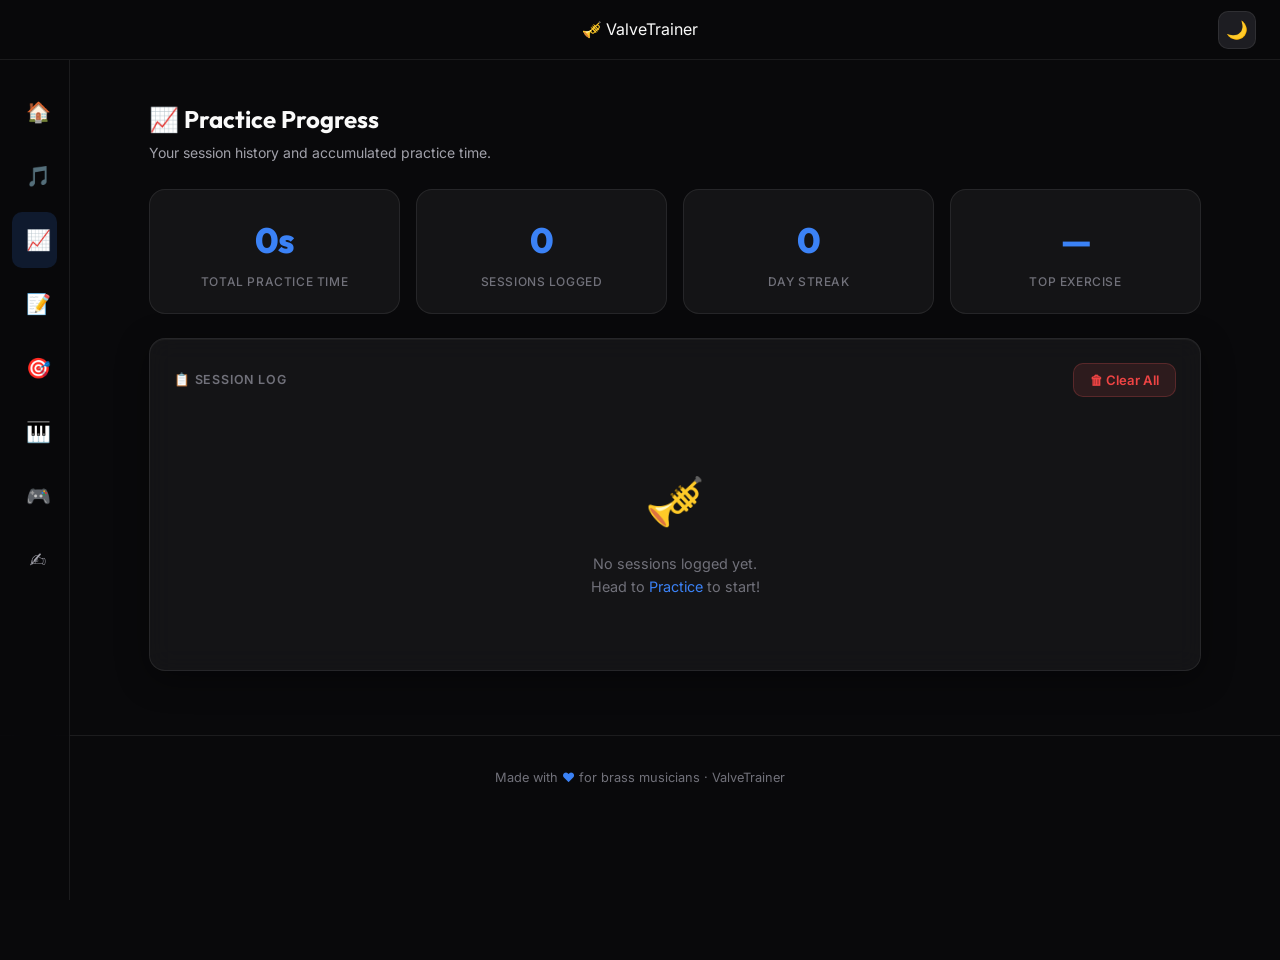
<file: Project/progress.html>
<!DOCTYPE html>
<html lang="en">
<head>
  <meta charset="UTF-8" />
  <meta name="viewport" content="width=device-width, initial-scale=1.0" />
  <title>ValveTrainer — Progress</title>
  <meta name="description" content="Track your brass practice history and total time with ValveTrainer." />
  <link rel="stylesheet" href="css/style.css" />
</head>
<body>

  <!-- TOP BAR -->
  <header class="top-bar">
    <div class="nav-brand">
      <span class="brand-icon">🎺</span>
      <span class="brand-text">Valve<span>Trainer</span></span>
    </div>
  </header>

  <!-- SIDEBAR NAV -->
  <nav class="navbar">
    <ul class="nav-links">
      <li><a href="index.html"><span class="link-emoji">🏠</span><span class="link-text">Home</span></a></li>
      <li><a href="practice.html"><span class="link-emoji">🎵</span><span class="link-text">Practice</span></a></li>
      <li><a href="progress.html" class="active"><span class="link-emoji">📈</span><span class="link-text">Progress</span></a></li>
      <li><a href="feedback.html"><span class="link-emoji">📝</span><span class="link-text">Notes</span></a></li>
      <li><a href="pitch.html"><span class="link-emoji">🎯</span><span class="link-text">Pitch</span></a></li>
      <li><a href="keys.html"><span class="link-emoji">🎹</span><span class="link-text">Keys</span></a></li>
      <li><a href="games.html"><span class="link-emoji">🎮</span><span class="link-text">Games</span></a></li>
      <li><a href="create.html"><span class="link-emoji">✍️</span><span class="link-text">Create</span></a></li>
    </ul>
  </nav>

  <main class="page">
    <div class="section-header">
      <h2>📈 Practice Progress</h2>
      <p>Your session history and accumulated practice time.</p>
    </div>

    <!-- Stats -->
    <div class="stats-grid">
      <div class="stat-card">
        <div class="stat-value" id="statTotalTime">0m</div>
        <div class="stat-label">Total Practice Time</div>
      </div>
      <div class="stat-card">
        <div class="stat-value" id="statSessions">0</div>
        <div class="stat-label">Sessions Logged</div>
      </div>
      <div class="stat-card">
        <div class="stat-value" id="statStreak">0</div>
        <div class="stat-label">Day Streak</div>
      </div>
      <div class="stat-card">
        <div class="stat-value" id="statFavorite">—</div>
        <div class="stat-label">Top Exercise</div>
      </div>
    </div>

    <!-- Log -->
    <div class="card">
      <div style="display:flex; justify-content:space-between; align-items:center; margin-bottom:1.1rem;">
        <div class="card-title" style="margin-bottom:0;">📋 Session Log</div>
        <button class="btn btn-danger btn-sm" onclick="clearLog()">🗑 Clear All</button>
      </div>
      <div id="logContainer"></div>
    </div>
  </main>

  <footer class="footer">
    Made with <span>♥</span> for brass musicians · ValveTrainer
  </footer>

  <div class="toast" id="toast"></div>
  <script src="js/progress.js"></script>
  <script src="js/theme.js"></script>
</body>
</html>
</file>
<file: Project/css/style.css>
/* ================================================
   ValveTrainer — Global Design System
   Premium Dark • Glassmorphism • Clean
================================================ */

@import url('https://fonts.googleapis.com/css2?family=Inter:wght@300;400;500;600;700&family=Outfit:wght@700;800&display=swap');

/* ---------- CSS Variables ---------- */
:root {
  --bg-primary:    #09090b;
  --bg-secondary:  #18181b;
  --bg-card:       rgba(39, 39, 42, 0.4);
  --bg-hover:      rgba(63, 63, 70, 0.4);
  --accent:        #3b82f6;
  --accent-dim:    #2563eb;
  --accent-glow:   rgba(59, 130, 246, 0.15);
  --text-primary:  #fafafa;
  --text-secondary:#a1a1aa;
  --text-muted:    #71717a;
  --border:        rgba(255, 255, 255, 0.08);
  --danger:        #ef4444;
  --success:       #10b981;
  --radius-sm:     10px;
  --radius-md:     16px;
  --radius-lg:     24px;
  --shadow:        0 8px 32px rgba(0,0,0,0.4);
  --shadow-accent: 0 8px 32px rgba(59, 130, 246, 0.25);
  --transition:    0.25s cubic-bezier(0.4, 0, 0.2, 1);
  --font-body:     'Inter', system-ui, sans-serif;
  --font-display:  'Outfit', sans-serif;
}

/* Light Mode Overrides */
body.light-mode {
  --bg-primary:    #f9fafb;
  --bg-secondary:  #ffffff;
  --bg-card:       rgba(255, 255, 255, 0.8);
  --bg-hover:      rgba(243, 244, 246, 0.8);
  --text-primary:  #111827;
  --text-secondary:#4b5563;
  --text-muted:    #6b7280;
  --border:        rgba(0, 0, 0, 0.1);
  --shadow:        0 8px 32px rgba(0,0,0,0.05);
}

/* ---------- Reset ---------- */
*, *::before, *::after { box-sizing: border-box; margin: 0; padding: 0; }

html { scroll-behavior: smooth; }

body {
  font-family: var(--font-body);
  background: var(--bg-primary);
  color: var(--text-primary);
  min-height: 100vh;
  line-height: 1.6;
  -webkit-font-smoothing: antialiased;
}

a { color: inherit; text-decoration: none; }

/* ---------- Scrollbar ---------- */
::-webkit-scrollbar { width: 6px; }
::-webkit-scrollbar-track { background: var(--bg-primary); }
::-webkit-scrollbar-thumb { background: var(--border); border-radius: 3px; }

/* ---------- TOP BAR ---------- */
.top-bar {
  position: fixed;
  top: 0;
  left: 0;
  right: 0;
  height: 60px;
  background: rgba(9, 9, 11, 0.8);
  backdrop-filter: blur(20px);
  -webkit-backdrop-filter: blur(20px);
  border-bottom: 1px solid var(--border);
  z-index: 1001;
  display: flex;
  align-items: center;
  justify-content: center;
  padding: 0 1.5rem;
}

.top-bar .nav-brand {
  margin-bottom: 0;
  padding-left: 0;
  justify-content: center;
  width: auto;
}

.top-bar .nav-brand .brand-text {
  opacity: 1;
}

/* ---------- SIDEBAR NAV ---------- */
.navbar {
  position: fixed;
  left: 0;
  top: 60px; /* Below top bar */
  bottom: 0;
  width: 70px;
  z-index: 1000;
  display: flex;
  flex-direction: column;
  align-items: flex-start;
  padding: 1.5rem 0.75rem;
  background: rgba(9, 9, 11, 0.85);
  backdrop-filter: blur(20px);
  -webkit-backdrop-filter: blur(20px);
  border-right: 1px solid var(--border);
  transition: width 0.4s cubic-bezier(0.4, 0, 0.2, 1);
  overflow: hidden;
  white-space: nowrap;
}

.navbar:hover {
  width: 240px;
  background: rgba(9, 9, 11, 0.95);
  box-shadow: 10px 0 30px rgba(0,0,0,0.5);
}

.navbar .nav-brand {
  display: none; /* Brand moved to top bar */
}


.nav-links {
  display: flex;
  flex-direction: column;
  gap: 0.5rem;
  list-style: none;
  width: 100%;
}

.nav-links li {
  width: 100%;
}

.nav-links a {
  display: flex;
  align-items: center;
  gap: 15px;
  padding: 12px 14px;
  border-radius: var(--radius-sm);
  font-size: 0.95rem;
  font-weight: 500;
  color: var(--text-secondary);
  transition: all var(--transition);
  width: 100%;
}

.nav-links a .link-emoji {
  font-size: 1.25rem;
  flex-shrink: 0;
  width: 24px;
  text-align: center;
}

.nav-links a .link-text {
  opacity: 0;
  transition: opacity 0.3s;
}

.navbar:hover .nav-links a .link-text {
  opacity: 1;
}

.nav-links a:hover,
.nav-links a.active {
  color: var(--text-primary);
  background: var(--bg-hover);
}

.nav-links a.active {
  color: var(--accent);
  background: var(--accent-glow);
}/* ---------- THEME TOGGLE ---------- */
.theme-toggle-container {
  position: fixed;
  top: 0;
  right: 1.5rem;
  height: 60px; /* Align with top-bar height */
  display: flex;
  align-items: center;
  z-index: 1002;
}

#themeToggle {
  width: 38px;
  height: 38px;
  border-radius: 10px;
  background: var(--bg-hover);
  border: 1px solid var(--border);
  display: flex;
  align-items: center;
  justify-content: center;
  font-size: 1.1rem;
  cursor: pointer;
  color: var(--text-primary);
  transition: all var(--transition);
}

#themeToggle:hover {
  transform: translateY(-2px);
  border-color: var(--accent);
  background: var(--accent-glow);
}

/* ---------- PAGE WRAPPER ---------- */
.page {
  max-width: 1100px;
  margin: 60px auto 0; /* Centered, with top offset */
  padding: 2.5rem 1.5rem 4rem;
  position: relative;
  left: 35px; /* Half of sidebar width to balance centering */
}

@media (max-width: 1200px) {
  .page {
    margin-left: 100px;
    left: 0;
  }
}

/* ---------- HERO (Homepage) ---------- */
.hero {
  text-align: center;
  padding: 5rem 1rem 3rem;
}

.hero-badge {
  display: inline-flex;
  align-items: center;
  gap: 6px;
  padding: 5px 14px;
  border-radius: 99px;
  background: var(--accent-glow);
  border: 1px solid rgba(245, 166, 35, 0.3);
  color: var(--accent);
  font-size: 0.8rem;
  font-weight: 600;
  letter-spacing: 0.5px;
  text-transform: uppercase;
  margin-bottom: 1.5rem;
}

.hero h1 {
  font-family: var(--font-display);
  font-size: clamp(2.4rem, 6vw, 4rem);
  font-weight: 800;
  line-height: 1.15;
  letter-spacing: -1px;
  margin-bottom: 1rem;
}

.hero h1 .highlight { color: var(--accent); }

.hero p {
  max-width: 520px;
  margin: 0 auto 2.5rem;
  color: var(--text-secondary);
  font-size: 1.05rem;
}

.btn-group {
  display: flex;
  gap: 1rem;
  justify-content: center;
  flex-wrap: wrap;
}

/* ---------- BUTTONS ---------- */
.btn {
  display: inline-flex;
  align-items: center;
  gap: 8px;
  padding: 12px 26px;
  border-radius: var(--radius-sm);
  font-family: var(--font-body);
  font-size: 0.92rem;
  font-weight: 600;
  cursor: pointer;
  border: none;
  transition: all var(--transition);
}

.btn-primary {
  background: linear-gradient(135deg, var(--accent), var(--accent-dim));
  color: #ffffff;
  border: 1px solid rgba(255,255,255,0.1);
  box-shadow: var(--shadow-accent);
}

.btn-primary:hover {
  background: #f7b840;
  box-shadow: var(--shadow-accent);
  transform: translateY(-1px);
}

.btn-secondary {
  background: var(--bg-card);
  color: var(--text-primary);
  border: 1px solid var(--border);
}

.btn-secondary:hover {
  background: var(--bg-hover);
  transform: translateY(-1px);
}

.btn-danger {
  background: rgba(224, 82, 82, 0.12);
  color: var(--danger);
  border: 1px solid rgba(224, 82, 82, 0.25);
}

.btn-danger:hover {
  background: rgba(224, 82, 82, 0.22);
}

.btn-sm {
  padding: 8px 16px;
  font-size: 0.82rem;
}

/* ---------- FEATURE CARDS (Homepage) ---------- */
.features-grid {
  display: grid;
  grid-template-columns: repeat(auto-fit, minmax(240px, 1fr));
  gap: 1.25rem;
  margin-top: 4rem;
}

.feature-card {
  background: var(--bg-card);
  backdrop-filter: blur(12px);
  -webkit-backdrop-filter: blur(12px);
  border: 1px solid var(--border);
  box-shadow: inset 0 1px 1px rgba(255,255,255,0.05), var(--shadow);
  border-radius: var(--radius-md);
  padding: 1.75rem 1.5rem;
  transition: all var(--transition);
}

.feature-card:hover {
  border-color: var(--accent);
  transform: translateY(-3px);
  box-shadow: 0 8px 32px rgba(0,0,0,0.35);
}

.feature-card .icon {
  font-size: 2rem;
  margin-bottom: 1rem;
}

.feature-card h3 {
  font-size: 1.05rem;
  font-weight: 600;
  margin-bottom: 0.4rem;
}

.feature-card p {
  color: var(--text-secondary);
  font-size: 0.875rem;
  line-height: 1.55;
}

/* ---------- SECTION HEADERS ---------- */
.section-header {
  margin-bottom: 1.5rem;
}

.section-header h2 {
  font-family: var(--font-display);
  font-size: 1.5rem;
  font-weight: 700;
  margin-bottom: 0.25rem;
}

.section-header p {
  color: var(--text-secondary);
  font-size: 0.875rem;
}

/* ---------- PRACTICE PAGE GRID ---------- */
.practice-grid {
  display: grid;
  grid-template-columns: 1fr 1fr;
  gap: 1.25rem;
}

.practice-grid .full-width {
  grid-column: 1 / -1;
}

@media (max-width: 700px) {
  .practice-grid { grid-template-columns: 1fr; }
}

/* ---------- CARDS ---------- */
.card {
  background: var(--bg-card);
  backdrop-filter: blur(12px);
  -webkit-backdrop-filter: blur(12px);
  border: 1px solid var(--border);
  box-shadow: inset 0 1px 1px rgba(255,255,255,0.05), var(--shadow);
  border-radius: var(--radius-md);
  padding: 1.5rem;
}

.card-title {
  font-size: 0.78rem;
  font-weight: 600;
  text-transform: uppercase;
  letter-spacing: 0.8px;
  color: var(--text-muted);
  margin-bottom: 1.25rem;
  display: flex;
  align-items: center;
  gap: 6px;
}

/* ---------- TIMER ---------- */
.timer-display {
  font-family: var(--font-display);
  font-size: 4.5rem;
  font-weight: 800;
  text-align: center;
  color: var(--text-primary);
  letter-spacing: -2px;
  margin: 0.5rem 0 1.25rem;
  font-variant-numeric: tabular-nums;
}

.timer-controls {
  display: flex;
  gap: 0.75rem;
  justify-content: center;
}

/* ---------- METRONOME ---------- */
.bpm-display {
  font-family: var(--font-display);
  font-size: 3rem;
  font-weight: 800;
  text-align: center;
  color: var(--accent);
  letter-spacing: -1px;
  margin: 0.25rem 0 0.5rem;
}

.bpm-label {
  text-align: center;
  font-size: 0.72rem;
  font-weight: 600;
  text-transform: uppercase;
  letter-spacing: 1px;
  color: var(--text-muted);
  margin-bottom: 1rem;
}

.bpm-slider {
  width: 100%;
  -webkit-appearance: none;
  appearance: none;
  height: 6px;
  border-radius: 3px;
  background: linear-gradient(to right, var(--accent) 0%, var(--accent) var(--slider-pct, 50%), var(--bg-hover) var(--slider-pct, 50%));
  outline: none;
  margin-bottom: 1rem;
  cursor: pointer;
}

.bpm-slider::-webkit-slider-thumb {
  -webkit-appearance: none;
  width: 20px;
  height: 20px;
  border-radius: 50%;
  background: var(--accent);
  box-shadow: 0 0 8px rgba(245,166,35,0.5);
  cursor: pointer;
  transition: transform 0.1s;
}

.bpm-slider::-webkit-slider-thumb:active { transform: scale(1.2); }

.bpm-presets {
  display: flex;
  gap: 0.5rem;
  flex-wrap: wrap;
  justify-content: center;
  margin-bottom: 1rem;
}

.bpm-preset-btn {
  padding: 5px 12px;
  border-radius: 99px;
  background: var(--bg-hover);
  border: 1px solid var(--border);
  color: var(--text-secondary);
  font-size: 0.78rem;
  font-weight: 600;
  cursor: pointer;
  transition: all var(--transition);
}

.bpm-preset-btn:hover, .bpm-preset-btn.active {
  background: var(--accent-glow);
  border-color: var(--accent);
  color: var(--accent);
}

.metronome-beat {
  display: flex;
  justify-content: center;
  gap: 8px;
  margin-top: 0.75rem;
}

.beat-dot {
  width: 10px;
  height: 10px;
  border-radius: 50%;
  background: var(--bg-hover);
  border: 1px solid var(--border);
  transition: background 0.05s, box-shadow 0.05s;
}

.beat-dot.active {
  background: var(--accent);
  box-shadow: 0 0 8px var(--accent);
}

/* ---------- EXERCISES ---------- */
.exercise-list {
  display: flex;
  flex-direction: column;
  gap: 0.6rem;
}

.exercise-item {
  display: flex;
  align-items: center;
  gap: 0.75rem;
  padding: 0.75rem 1rem;
  border-radius: var(--radius-sm);
  border: 1px solid var(--border);
  background: var(--bg-secondary);
  cursor: pointer;
  transition: all var(--transition);
}

.exercise-item:hover {
  border-color: var(--accent);
  background: var(--accent-glow);
}

.exercise-item.selected {
  border-color: var(--accent);
  background: var(--accent-glow);
}

.exercise-item .ex-icon { font-size: 1.2rem; }

.exercise-item .ex-info { flex: 1; }
.exercise-item .ex-name {
  font-weight: 600;
  font-size: 0.9rem;
}
.exercise-item .ex-meta {
  font-size: 0.75rem;
  color: var(--text-muted);
}

.exercise-item .ex-badge {
  font-size: 0.7rem;
  font-weight: 600;
  padding: 3px 9px;
  border-radius: 99px;
}

.badge-beginner { background: rgba(78, 201, 148, 0.12); color: var(--success); }
.badge-intermediate { background: rgba(245, 166, 35, 0.12); color: var(--accent); }
.badge-advanced { background: rgba(224, 82, 82, 0.12); color: var(--danger); }

/* ---------- PROGRESS PAGE ---------- */
.stats-grid {
  display: grid;
  grid-template-columns: repeat(auto-fit, minmax(180px, 1fr));
  gap: 1rem;
  margin-bottom: 1.5rem;
}

.stat-card {
  background: var(--bg-card);
  border: 1px solid var(--border);
  border-radius: var(--radius-md);
  padding: 1.4rem 1.25rem;
  text-align: center;
}

.stat-card .stat-value {
  font-family: var(--font-display);
  font-size: 2.2rem;
  font-weight: 800;
  color: var(--accent);
  letter-spacing: -1px;
}

.stat-card .stat-label {
  font-size: 0.75rem;
  font-weight: 500;
  color: var(--text-muted);
  text-transform: uppercase;
  letter-spacing: 0.6px;
  margin-top: 0.2rem;
}

.log-list {
  display: flex;
  flex-direction: column;
  gap: 0.6rem;
}

.log-item {
  display: flex;
  justify-content: space-between;
  align-items: center;
  padding: 0.85rem 1.1rem;
  background: var(--bg-card);
  border: 1px solid var(--border);
  border-radius: var(--radius-sm);
  font-size: 0.875rem;
}

.log-item .log-date { color: var(--text-muted); font-size: 0.78rem; }
.log-item .log-exercise { font-weight: 500; }
.log-item .log-duration {
  font-family: var(--font-display);
  font-weight: 700;
  color: var(--accent);
  font-size: 0.9rem;
}

.empty-state {
  text-align: center;
  padding: 3rem 1rem;
  color: var(--text-muted);
}

.empty-state .empty-icon { font-size: 3rem; margin-bottom: 0.75rem; }
.empty-state p { font-size: 0.9rem; }

/* ---------- FEEDBACK PAGE ---------- */
.feedback-form {
  display: flex;
  flex-direction: column;
  gap: 1.25rem;
}

.form-group {
  display: flex;
  flex-direction: column;
  gap: 0.5rem;
}

.form-group label {
  font-size: 0.82rem;
  font-weight: 600;
  color: var(--text-secondary);
  text-transform: uppercase;
  letter-spacing: 0.5px;
}

.form-group input,
.form-group select,
.form-group textarea {
  background: var(--bg-secondary);
  border: 1px solid var(--border);
  border-radius: var(--radius-sm);
  padding: 12px 14px;
  color: var(--text-primary);
  font-family: var(--font-body);
  font-size: 0.9rem;
  outline: none;
  transition: border-color var(--transition), box-shadow var(--transition);
  resize: none;
}

.form-group textarea { min-height: 120px; }

.form-group input:focus,
.form-group select:focus,
.form-group textarea:focus {
  border-color: var(--accent);
  box-shadow: 0 0 0 3px var(--accent-glow);
}

.form-group select option { background: var(--bg-secondary); }

.rating-group {
  display: flex;
  gap: 0.5rem;
}

.rating-btn {
  flex: 1;
  padding: 10px;
  border-radius: var(--radius-sm);
  border: 1px solid var(--border);
  background: var(--bg-secondary);
  color: var(--text-secondary);
  font-size: 1.1rem;
  cursor: pointer;
  transition: all var(--transition);
  text-align: center;
}

.rating-btn:hover, .rating-btn.selected {
  border-color: var(--accent);
  background: var(--accent-glow);
}

.notes-card-list {
  display: flex;
  flex-direction: column;
  gap: 0.75rem;
}

.note-card {
  background: var(--bg-card);
  border: 1px solid var(--border);
  border-left: 3px solid var(--accent);
  border-radius: var(--radius-sm);
  padding: 1rem 1.1rem;
}

.note-card .note-header {
  display: flex;
  justify-content: space-between;
  align-items: center;
  margin-bottom: 0.4rem;
}

.note-card .note-exercise {
  font-weight: 600;
  font-size: 0.875rem;
}

.note-card .note-date {
  font-size: 0.72rem;
  color: var(--text-muted);
}

.note-card .note-rating {
  font-size: 0.85rem;
  margin-bottom: 0.4rem;
}

.note-card .note-text {
  font-size: 0.875rem;
  color: var(--text-secondary);
  line-height: 1.55;
}

.note-card .note-delete {
  background: none;
  border: none;
  color: var(--text-muted);
  cursor: pointer;
  font-size: 0.8rem;
  padding: 2px 6px;
  border-radius: 4px;
  transition: color var(--transition), background var(--transition);
}

.note-card .note-delete:hover {
  color: var(--danger);
  background: rgba(224,82,82,0.1);
}

/* ---------- TOAST ---------- */
.toast {
  position: fixed;
  bottom: 2rem;
  right: 2rem;
  background: var(--bg-card);
  border: 1px solid var(--accent);
  border-radius: var(--radius-sm);
  padding: 12px 20px;
  color: var(--text-primary);
  font-size: 0.875rem;
  font-weight: 500;
  box-shadow: var(--shadow);
  opacity: 0;
  transform: translateY(10px);
  transition: opacity 0.3s, transform 0.3s;
  z-index: 999;
  pointer-events: none;
}

.toast.show {
  opacity: 1;
  transform: translateY(0);
}

/* ---------- FOOTER ---------- */
.footer {
  text-align: center;
  padding: 2rem 1rem;
  border-top: 1px solid var(--border);
  color: var(--text-muted);
  font-size: 0.8rem;
}

.footer span { color: var(--accent); }

/* ---------- PITCH DETECTOR ---------- */

/* Config row */
.pitch-config {
  display: grid;
  grid-template-columns: 1fr 1fr;
  gap: 1rem;
  margin-bottom: 1.5rem;
}

.config-group {
  display: flex;
  flex-direction: column;
  gap: 0.45rem;
}

.config-label {
  font-size: 0.78rem;
  font-weight: 600;
  color: var(--text-secondary);
  text-transform: uppercase;
  letter-spacing: 0.5px;
}

.pitch-select {
  background: var(--bg-card);
  border: 1px solid var(--border);
  border-radius: var(--radius-sm);
  padding: 10px 13px;
  color: var(--text-primary);
  font-family: var(--font-body);
  font-size: 0.875rem;
  outline: none;
  cursor: pointer;
  transition: border-color var(--transition), box-shadow var(--transition);
}

.pitch-select:focus {
  border-color: var(--accent);
  box-shadow: 0 0 0 3px var(--accent-glow);
}

.pitch-select option { background: var(--bg-secondary); }

.concert-badge {
  font-size: 0.7rem;
  font-weight: 500;
  color: var(--text-muted);
  margin-left: 6px;
  text-transform: none;
  letter-spacing: 0;
}

/* Top row: Mic + Score */
.pitch-top-row {
  display: grid;
  grid-template-columns: 1fr 1fr;
  gap: 1.25rem;
  margin-bottom: 1.25rem;
}

/* Fused pitch card (orb + live reading as one unit) */
.pitch-fused-card {
  background: var(--bg-card);
  border: 1px solid var(--border);
  border-radius: var(--radius-lg);
  backdrop-filter: blur(12px);
  -webkit-backdrop-filter: blur(12px);
  box-shadow: inset 0 1px 1px rgba(255,255,255,0.05), var(--shadow);
  overflow: hidden;
}

/* Pitch card header: instrument dropdown */
.pitch-card-header {
  display: flex;
  align-items: center;
  gap: 0.75rem;
  padding: 1rem 1.5rem;
  border-bottom: 1px solid var(--border);
  background: var(--bg-secondary);
}

.pitch-card-header .config-label { margin: 0; white-space: nowrap; }
.pitch-card-header .pitch-select  { flex: 1; }

/* Pitch card body: graph on left, orb on right */
.pitch-card-body {
  display: flex;
  align-items: stretch;
}

/* Frequency stability graph panel */
.freq-graph-panel {
  display: flex;
  flex-direction: column;
  align-items: center;
  padding: 1.25rem 0.75rem 1rem 1.25rem;
  border-right: 1px solid var(--border);
  gap: 0.5rem;
  min-width: 120px;
}

.freq-graph-title,
.freq-graph-foot {
  font-size: 0.65rem;
  font-weight: 700;
  text-transform: uppercase;
  letter-spacing: 0.6px;
  color: var(--text-muted);
}

.freq-graph-wrap {
  flex: 1;
  width: 90px;
  display: flex;
  align-items: stretch;
}

.freq-graph-canvas {
  width: 90px;
  border-radius: 6px;
  background: rgba(255,255,255,0.03);
  border: 1px solid var(--border);
}

/* ORB — inside fused card body */
.pitch-center {
  display: flex;
  flex-direction: column;
  align-items: center;
  gap: 2rem;
  padding: 2rem 1.5rem;
  flex: 1;
}


.pitch-orb {
  width: 220px;
  height: 220px;
  border-radius: 50%;
  border: 3px solid var(--border);
  background: var(--bg-secondary);
  display: flex;
  align-items: center;
  justify-content: center;
  position: relative;
  transition: border-color 0.15s, background 0.15s, box-shadow 0.15s;
}

.orb-inner {
  text-align: center;
  pointer-events: none;
}

.orb-note {
  font-family: var(--font-display);
  font-size: 3rem;
  font-weight: 800;
  letter-spacing: -2px;
  line-height: 1;
  margin-bottom: 0.15rem;
  transition: color 0.15s;
}

.orb-sub {
  font-size: 0.75rem;
  font-weight: 600;
  font-family: var(--font-display);
  color: var(--text-muted);
  letter-spacing: 0.3px;
  line-height: 1.5;
  transition: color 0.15s;
}

.orb-status {
  font-size: 0.78rem;
  font-weight: 600;
  color: var(--text-muted);
  text-transform: uppercase;
  letter-spacing: 0.6px;
  margin-top: 0.2rem;
}

/* Orb states */
.pitch-orb.orb-idle   { border-color: var(--border); }

.pitch-orb.orb-correct {
  border-color: var(--success);
  background: rgba(78, 201, 148, 0.08);
  box-shadow: 0 0 40px rgba(78, 201, 148, 0.35), 0 0 80px rgba(78, 201, 148, 0.15);
  animation: orbPulse 0.4s ease-out;
}
.pitch-orb.orb-correct .orb-note   { color: var(--success); }
.pitch-orb.orb-correct .orb-status { color: var(--success); }

.pitch-orb.orb-close {
  border-color: #f5c842;
  background: rgba(245, 200, 66, 0.06);
  box-shadow: 0 0 24px rgba(245, 200, 66, 0.2);
}
.pitch-orb.orb-close .orb-note   { color: #f5c842; }
.pitch-orb.orb-close .orb-status { color: #f5c842; }

.pitch-orb.orb-wrong {
  border-color: var(--danger);
  background: rgba(224, 82, 82, 0.07);
  box-shadow: 0 0 30px rgba(224, 82, 82, 0.3);
  animation: orbShake 0.35s ease-out;
}
.pitch-orb.orb-wrong .orb-note   { color: var(--danger); }
.pitch-orb.orb-wrong .orb-status { color: var(--danger); }

@keyframes orbPulse {
  0%   { transform: scale(1); }
  40%  { transform: scale(1.07); }
  100% { transform: scale(1); }
}

@keyframes orbShake {
  0%, 100% { transform: translateX(0); }
  20%       { transform: translateX(-8px); }
  40%       { transform: translateX(8px); }
  60%       { transform: translateX(-5px); }
  80%       { transform: translateX(5px); }
}

/* Tuning Dial */
.tuning-dial-wrap {
  width: 100%;
  max-width: 340px;
}

.tuning-dial-svg {
  width: 100%;
  height: auto;
  display: block;
  filter: drop-shadow(0 4px 16px rgba(0,0,0,0.4));
}

#dialNeedle {
  transform-box: view-box;
  transform-origin: 120px 130px;
  transition: transform 0.1s ease-out;
}

.dial-label-row {
  display: flex;
  justify-content: space-between;
  font-size: 0.68rem;
  font-weight: 600;
  color: var(--text-muted);
  text-transform: uppercase;
  letter-spacing: 0.5px;
  margin-top: 4px;
  padding: 0 4px;
}

/* Sidebar */
.pitch-sidebar {
  display: flex;
  flex-direction: column;
  gap: 1rem;
}

/* Mic status */
.mic-status {
  display: flex;
  align-items: center;
  gap: 8px;
  font-size: 0.8rem;
  color: var(--text-muted);
}

.mic-dot {
  width: 8px;
  height: 8px;
  border-radius: 50%;
  background: var(--text-muted);
  transition: background 0.3s, box-shadow 0.3s;
  flex-shrink: 0;
}

.mic-dot.active {
  background: var(--success);
  box-shadow: 0 0 8px var(--success);
  animation: micPulse 1.2s ease-in-out infinite;
}

@keyframes micPulse {
  0%, 100% { opacity: 1; }
  50%       { opacity: 0.5; }
}

/* Score grid */
.score-grid {
  display: grid;
  grid-template-columns: repeat(3, 1fr);
  gap: 0.5rem;
}

.score-item {
  text-align: center;
  padding: 0.75rem 0.25rem;
  background: var(--bg-secondary);
  border-radius: var(--radius-sm);
  border: 1px solid var(--border);
}

.score-val {
  font-family: var(--font-display);
  font-size: 1.8rem;
  font-weight: 800;
  color: var(--text-primary);
}

.score-lbl {
  font-size: 0.68rem;
  color: var(--text-muted);
  font-weight: 600;
  text-transform: uppercase;
  letter-spacing: 0.4px;
  margin-top: 2px;
}

/* Live readings */
.live-reading {
  display: flex;
  flex-direction: column;
  gap: 0.5rem;
}

.reading-row {
  display: flex;
  justify-content: space-between;
  align-items: center;
  font-size: 0.83rem;
}

.reading-label { color: var(--text-muted); }

.reading-value {
  font-weight: 600;
  font-family: var(--font-display);
  font-size: 0.9rem;
  color: var(--text-primary);
}

/* How-to list */
.how-list {
  padding-left: 1.1rem;
  display: flex;
  flex-direction: column;
  gap: 0.5rem;
  font-size: 0.8rem;
  color: var(--text-secondary);
  line-height: 1.5;
}

.how-list li strong { color: var(--text-primary); }

/* ---------- RESPONSIVE ---------- */
@media (max-width: 900px) {
  .pitch-top-row { grid-template-columns: 1fr; }
  .pitch-config  { grid-template-columns: 1fr; }
}

@media (max-width: 600px) {
  .navbar { padding: 0 1rem; }
  .nav-links a { padding: 6px 10px; font-size: 0.82rem; }
  .hero h1 { font-size: 2rem; }
  .timer-display { font-size: 3.2rem; }
  .pitch-orb  { width: 170px; height: 170px; }
  .orb-note   { font-size: 3rem; }
}

/* ---------- CREATE TAB (NOTATION EDITOR) ---------- */
.create-page {
  max-width: 1200px;
}

.editor-toolbar, .playback-toolbar {
  display: flex;
  flex-wrap: wrap;
  gap: 1.5rem;
  padding: 1rem 1.5rem;
  margin-bottom: 1rem;
  align-items: flex-end;
}

.toolbar-group {
  display: flex;
  flex-direction: column;
  gap: 0.4rem;
}

.toolbar-group label {
  font-size: 0.75rem;
  font-weight: 600;
  text-transform: uppercase;
  color: var(--text-muted);
  letter-spacing: 0.5px;
}

.toolbar-divider {
  width: 1px;
  background: var(--border);
  margin: 0.5rem 0;
}

.btn-group {
  display: flex;
  gap: 0.25rem;
  background: var(--bg-hover);
  padding: 0.25rem;
  border-radius: var(--radius-sm);
  border: 1px solid var(--border);
}

.tool-btn {
  background: transparent;
  color: var(--text-primary);
  border: none;
  padding: 0.4rem 0.8rem;
  font-size: 0.85rem;
  font-weight: 500;
  border-radius: 4px;
  cursor: pointer;
  transition: all 0.15s;
}

.tool-btn:hover {
  background: rgba(255, 255, 255, 0.05);
}

.tool-btn.active-tool {
  background: var(--accent);
  color: white;
  box-shadow: 0 2px 8px rgba(59, 130, 246, 0.3);
}

.tool-btn.danger.active-tool {
  background: var(--danger);
  box-shadow: 0 2px 8px rgba(239, 68, 68, 0.3);
}

.editor-container {
  position: relative;
  overflow-x: auto;
  overflow-y: hidden;
  padding: 2rem;
  min-height: 300px;
  background: #f8f9fa; /* slightly lighter to contrast with staff */
  border-radius: var(--radius-md);
  border: 1px solid var(--border);
}

/* Light mode for the SVG container for contrast if in dark mode */
.editor-scroll-container {
  position: relative;
  width: 100%; /* will expand via JS */
}

.editor-scroll-container svg {
  display: block;
}

.sweep-line {
  position: absolute;
  top: 0;
  bottom: 0;
  width: 2px;
  background: rgba(239, 68, 68, 0.8);
  box-shadow: 0 0 8px rgba(239, 68, 68, 0.5);
  pointer-events: none;
  z-index: 10;
  transition: left 0.05s linear;
}
</file>
